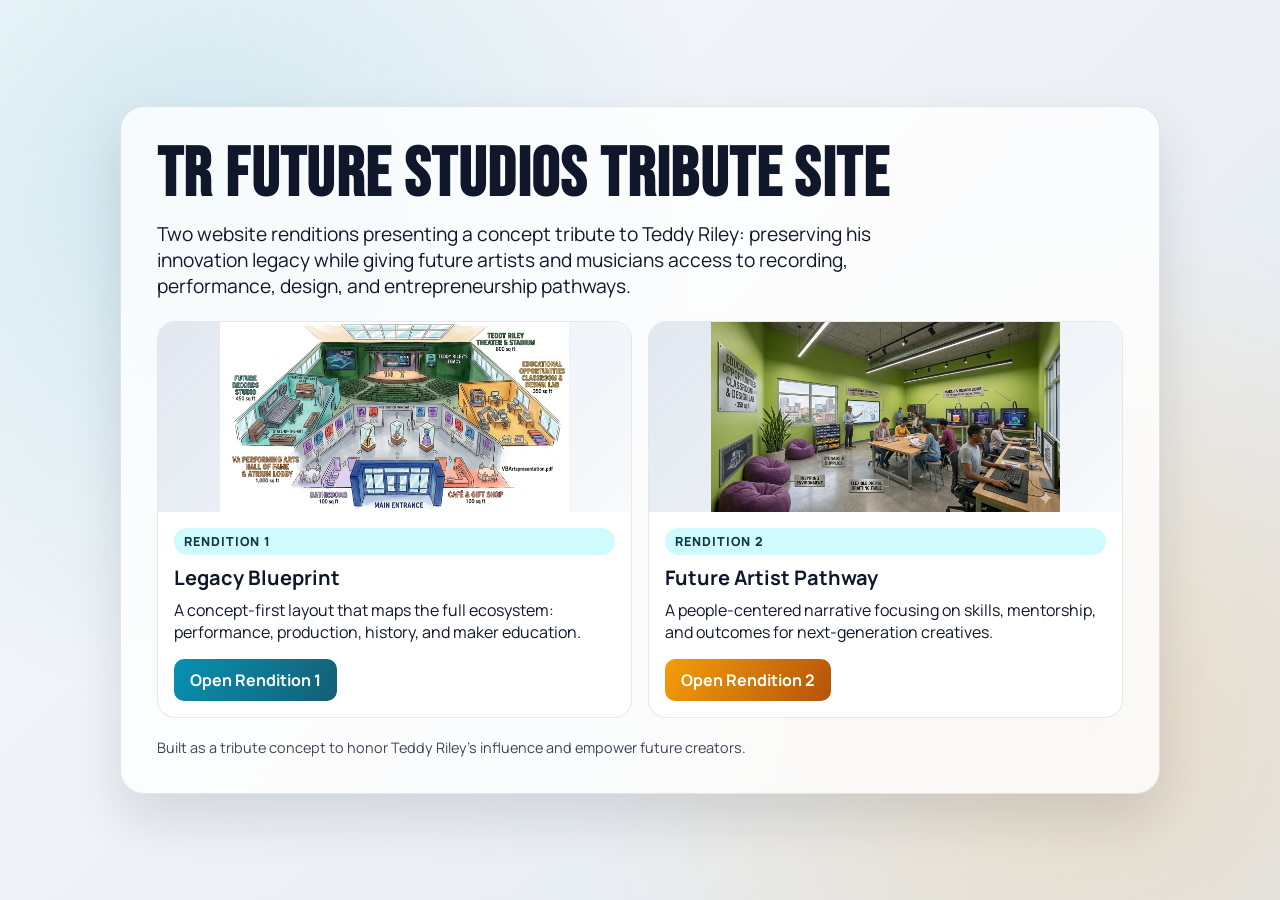
<file: index.html>
<!DOCTYPE html>
<html lang="en">
<head>
  <meta charset="UTF-8" />
  <meta name="viewport" content="width=device-width, initial-scale=1.0" />
  <title>TR Future Studios | Tribute Concepts</title>
  <link rel="preconnect" href="https://fonts.googleapis.com" />
  <link rel="preconnect" href="https://fonts.gstatic.com" crossorigin />
  <link href="https://fonts.googleapis.com/css2?family=Bebas+Neue&family=Manrope:wght@400;600;700;800&display=swap" rel="stylesheet" />
  <style>
    :root {
      --ink: #0f172a;
      --paper: #f8fafc;
      --warm: #f59e0b;
      --cool: #0891b2;
      --card: #ffffff;
    }

    * {
      box-sizing: border-box;
      margin: 0;
      padding: 0;
    }

    body {
      font-family: "Manrope", sans-serif;
      color: var(--ink);
      min-height: 100vh;
      background:
        radial-gradient(circle at 15% 20%, rgba(8, 145, 178, 0.15), transparent 40%),
        radial-gradient(circle at 85% 80%, rgba(245, 158, 11, 0.18), transparent 40%),
        linear-gradient(135deg, #f8fafc, #e2e8f0);
      display: grid;
      place-items: center;
      padding: 1.25rem;
    }

    .wrap {
      width: min(1040px, 100%);
      background: rgba(255, 255, 255, 0.8);
      -webkit-backdrop-filter: blur(10px);
      backdrop-filter: blur(10px);
      border: 1px solid rgba(15, 23, 42, 0.1);
      border-radius: 24px;
      padding: clamp(1.25rem, 3vw, 2.25rem);
      box-shadow: 0 24px 50px rgba(15, 23, 42, 0.12);
    }

    h1 {
      font-family: "Bebas Neue", sans-serif;
      letter-spacing: 1.4px;
      font-size: clamp(2.2rem, 6vw, 4.3rem);
      line-height: 0.95;
      margin-bottom: 0.8rem;
    }

    .lead {
      font-size: clamp(1rem, 2.5vw, 1.2rem);
      max-width: 760px;
      margin-bottom: 1.4rem;
    }

    .grid {
      display: grid;
      gap: 1rem;
      grid-template-columns: repeat(auto-fit, minmax(260px, 1fr));
    }

    .card {
      background: var(--card);
      border-radius: 18px;
      overflow: hidden;
      border: 1px solid rgba(15, 23, 42, 0.1);
      display: flex;
      flex-direction: column;
      transition: transform 200ms ease, box-shadow 200ms ease;
    }

    .card:hover {
      transform: translateY(-4px);
      box-shadow: 0 14px 30px rgba(15, 23, 42, 0.14);
    }

    .card img {
      width: 100%;
      height: 190px;
      object-fit: contain;
      background: linear-gradient(135deg, #e2e8f0, #f8fafc);
    }

    .card-body {
      padding: 1rem;
      display: grid;
      gap: 0.55rem;
    }

    h2 {
      font-size: 1.25rem;
    }

    .tag {
      display: inline-block;
      font-size: 0.78rem;
      text-transform: uppercase;
      letter-spacing: 0.08em;
      font-weight: 800;
      color: #0b3a47;
      background: #cffafe;
      border-radius: 999px;
      padding: 0.3rem 0.6rem;
    }

    .cta {
      justify-self: start;
      margin-top: 0.4rem;
      color: #ffffff;
      text-decoration: none;
      background: linear-gradient(120deg, var(--cool), #155e75);
      border-radius: 10px;
      padding: 0.65rem 1rem;
      font-weight: 700;
    }

    .cta.alt {
      background: linear-gradient(120deg, var(--warm), #b45309);
    }

    footer {
      margin-top: 1.25rem;
      opacity: 0.8;
      font-size: 0.9rem;
    }
  </style>
</head>
<body>
  <main class="wrap">
    <h1>TR Future Studios Tribute Site</h1>
    <p class="lead">
      Two website renditions presenting a concept tribute to Teddy Riley: preserving his innovation legacy while giving future artists and musicians
      access to recording, performance, design, and entrepreneurship pathways.
    </p>

    <section class="grid">
      <article class="card">
        <img src="TR_Future_Studios_2.0.png" alt="Concept sketch showing theater, studio, and education spaces" />
        <div class="card-body">
          <span class="tag">Rendition 1</span>
          <h2>Legacy Blueprint</h2>
          <p>A concept-first layout that maps the full ecosystem: performance, production, history, and maker education.</p>
          <a class="cta" href="rendition-one.html">Open Rendition 1</a>
        </div>
      </article>

      <article class="card">
        <img src="IMG_1504.png" alt="Design lab style learning environment for creative technology" />
        <div class="card-body">
          <span class="tag">Rendition 2</span>
          <h2>Future Artist Pathway</h2>
          <p>A people-centered narrative focusing on skills, mentorship, and outcomes for next-generation creatives.</p>
          <a class="cta alt" href="rendition-two.html">Open Rendition 2</a>
        </div>
      </article>
    </section>

    <footer>Built as a tribute concept to honor Teddy Riley's influence and empower future creators.</footer>
  </main>
</body>
</html>
</file>
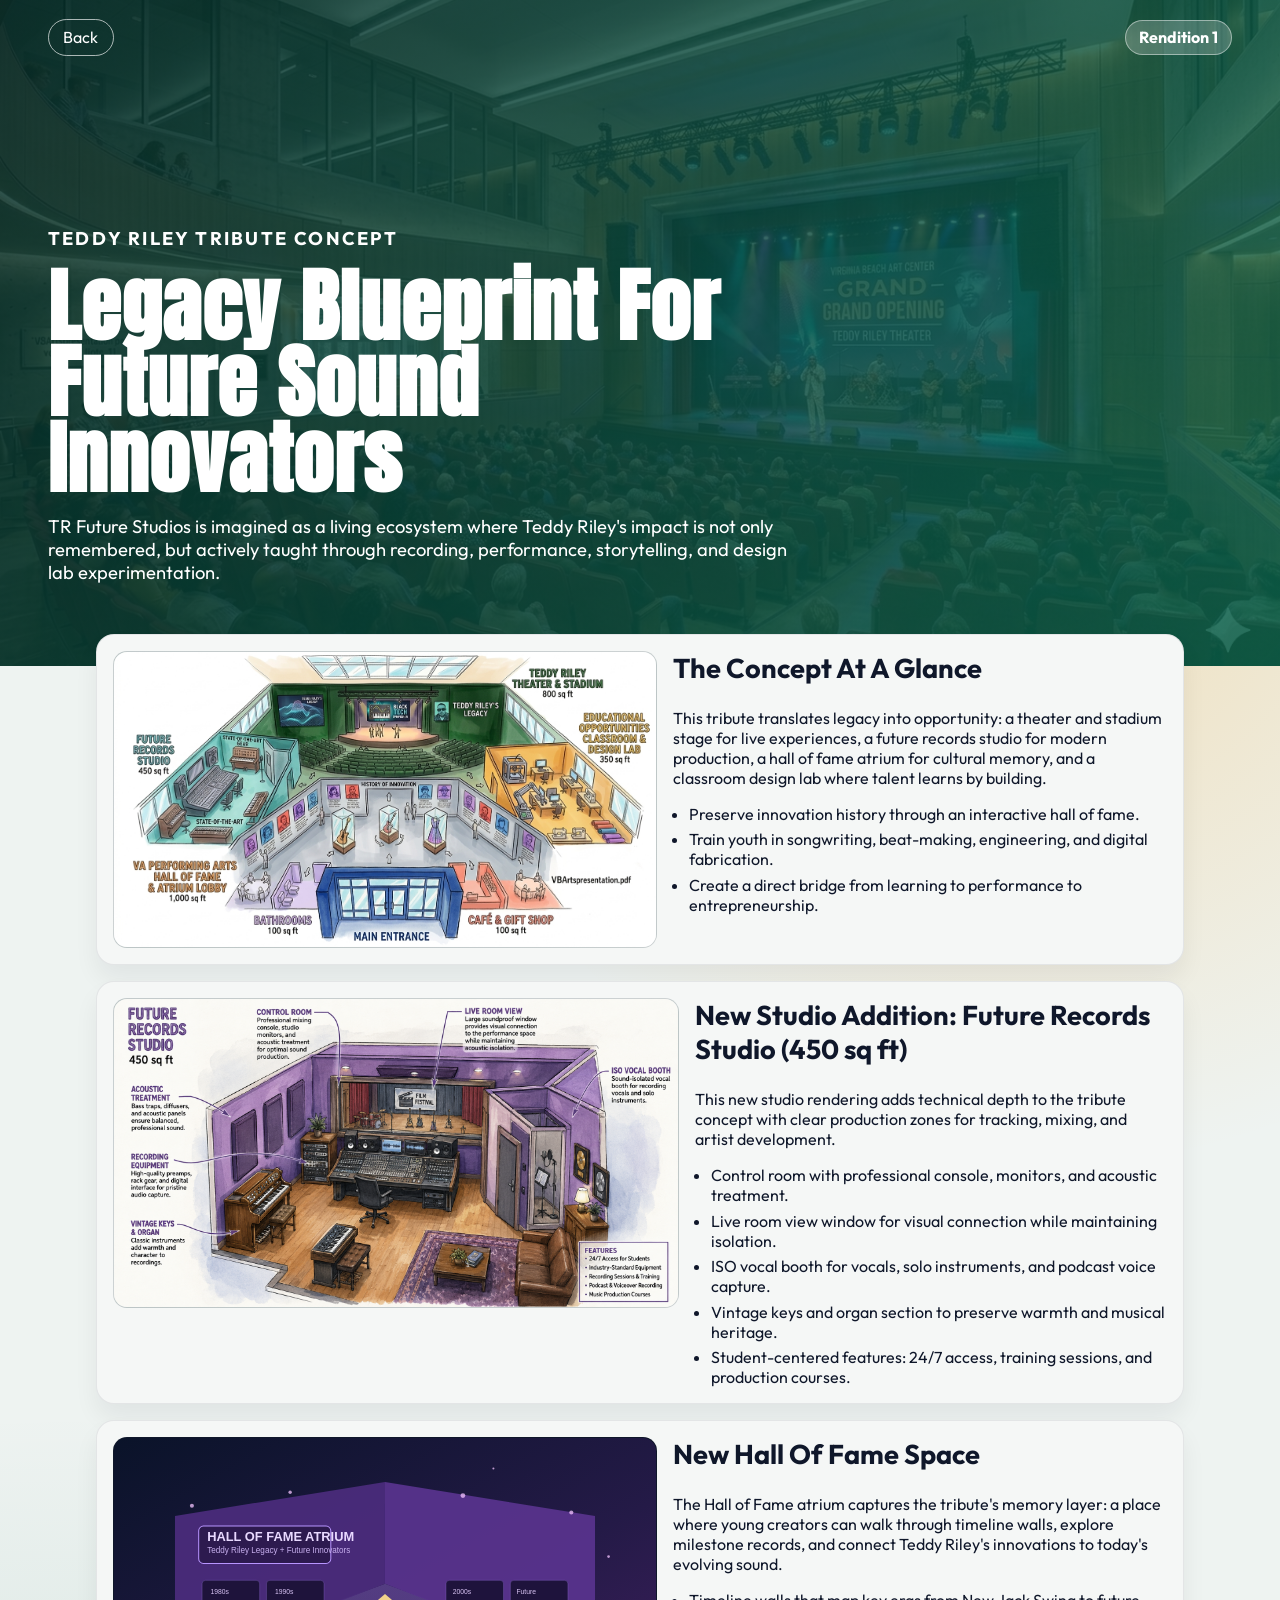
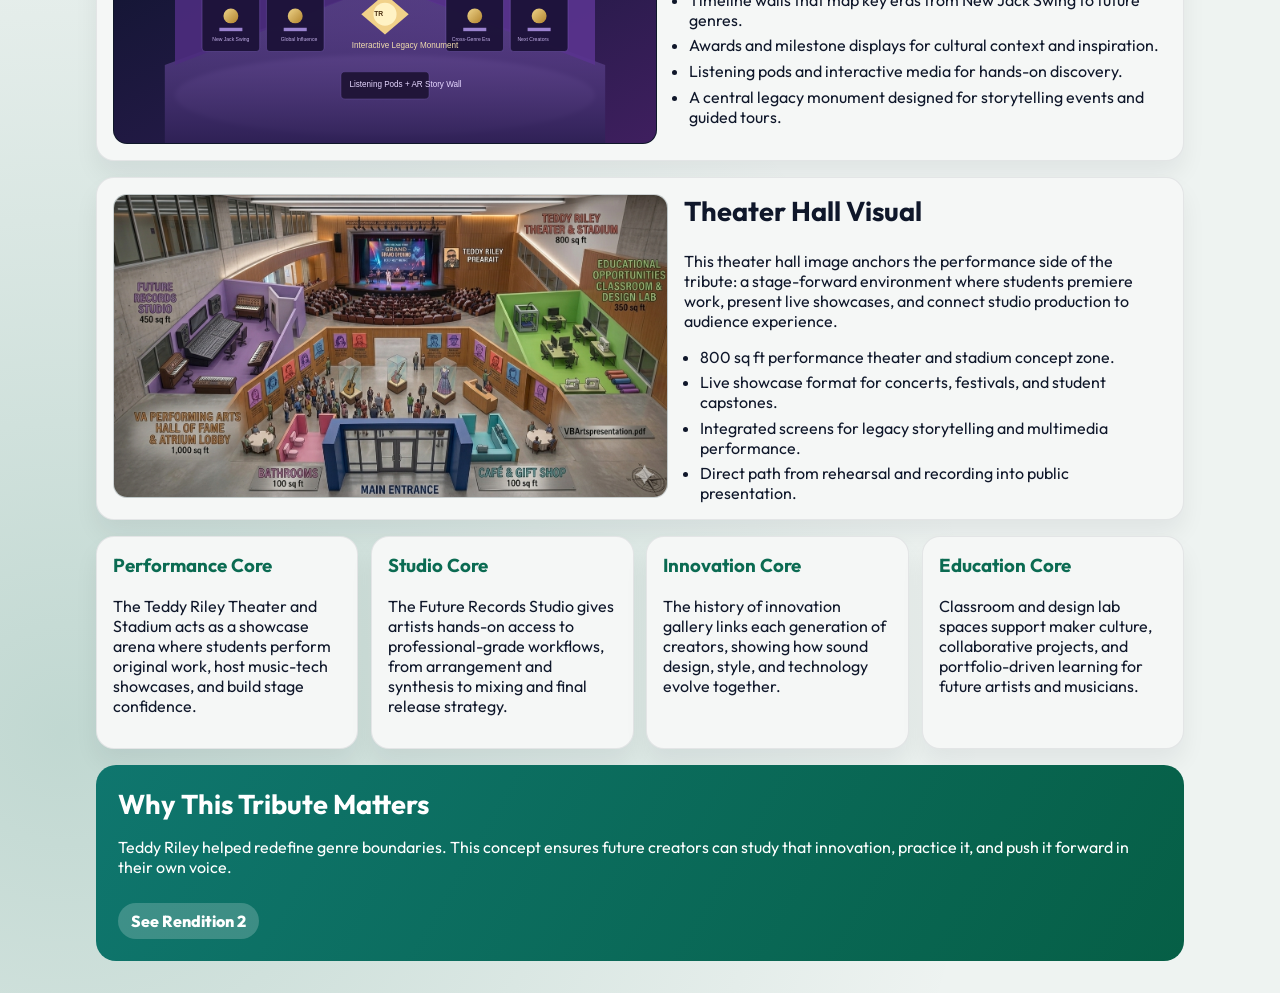
<file: rendition-one.html>
<!DOCTYPE html>
<html lang="en">
<head>
  <meta charset="UTF-8" />
  <meta name="viewport" content="width=device-width, initial-scale=1.0" />
  <title>Rendition 1 | Legacy Blueprint</title>
  <link rel="preconnect" href="https://fonts.googleapis.com" />
  <link rel="preconnect" href="https://fonts.gstatic.com" crossorigin />
  <link href="https://fonts.googleapis.com/css2?family=Anton&family=Outfit:wght@300;400;600;700;800&display=swap" rel="stylesheet" />
  <link rel="stylesheet" href="styles/rendition-one.css" />
</head>
<body>
  <header class="hero">
    <nav>
      <a href="index.html" class="home-link">Back</a>
      <span class="badge">Rendition 1</span>
    </nav>
    <div class="hero-content">
      <p class="kicker">Teddy Riley Tribute Concept</p>
      <h1>Legacy Blueprint For Future Sound Innovators</h1>
      <p>
        TR Future Studios is imagined as a living ecosystem where Teddy Riley's impact is not only remembered, but actively taught through
        recording, performance, storytelling, and design lab experimentation.
      </p>
    </div>
  </header>

  <main>
    <section class="overview panel">
      <img src="TR_Future_Studios_2.0.png" alt="TR Future Studios concept drawing" />
      <div>
        <h2>The Concept At A Glance</h2>
        <p>
          This tribute translates legacy into opportunity: a theater and stadium stage for live experiences, a future records studio for modern
          production, a hall of fame atrium for cultural memory, and a classroom design lab where talent learns by building.
        </p>
        <ul>
          <li>Preserve innovation history through an interactive hall of fame.</li>
          <li>Train youth in songwriting, beat-making, engineering, and digital fabrication.</li>
          <li>Create a direct bridge from learning to performance to entrepreneurship.</li>
        </ul>
      </div>
    </section>

    <section class="studio-spec panel">
      <img src="future-records-studio.png" alt="Detailed Future Records Studio layout with control room, live room view, and vocal booth" />
      <div>
        <h2>New Studio Addition: Future Records Studio (450 sq ft)</h2>
        <p>
          This new studio rendering adds technical depth to the tribute concept with clear production zones for tracking, mixing, and artist
          development.
        </p>
        <ul>
          <li>Control room with professional console, monitors, and acoustic treatment.</li>
          <li>Live room view window for visual connection while maintaining isolation.</li>
          <li>ISO vocal booth for vocals, solo instruments, and podcast voice capture.</li>
          <li>Vintage keys and organ section to preserve warmth and musical heritage.</li>
          <li>Student-centered features: 24/7 access, training sessions, and production courses.</li>
        </ul>
      </div>
    </section>

    <section class="hall-spec panel">
      <img src="assets/hall-of-fame-space.svg" alt="Concept illustration of the Hall of Fame atrium" />
      <div>
        <h2>New Hall Of Fame Space</h2>
        <p>
          The Hall of Fame atrium captures the tribute's memory layer: a place where young creators can walk through timeline walls,
          explore milestone records, and connect Teddy Riley's innovations to today's evolving sound.
        </p>
        <ul>
          <li>Timeline walls that map key eras from New Jack Swing to future genres.</li>
          <li>Awards and milestone displays for cultural context and inspiration.</li>
          <li>Listening pods and interactive media for hands-on discovery.</li>
          <li>A central legacy monument designed for storytelling events and guided tours.</li>
        </ul>
      </div>
    </section>

    <section class="theater-spec panel">
      <img src="Gemini_Generated_Image_c2doxac2doxac2do (1).png" alt="Teddy Riley Theater and Stadium image with audience in the hall" />
      <div>
        <h2>Theater Hall Visual</h2>
        <p>
          This theater hall image anchors the performance side of the tribute: a stage-forward environment where students premiere work,
          present live showcases, and connect studio production to audience experience.
        </p>
        <ul>
          <li>800 sq ft performance theater and stadium concept zone.</li>
          <li>Live showcase format for concerts, festivals, and student capstones.</li>
          <li>Integrated screens for legacy storytelling and multimedia performance.</li>
          <li>Direct path from rehearsal and recording into public presentation.</li>
        </ul>
      </div>
    </section>

    <section class="grid-4">
      <article class="panel">
        <h3>Performance Core</h3>
        <p>
          The Teddy Riley Theater and Stadium acts as a showcase arena where students perform original work, host music-tech showcases, and
          build stage confidence.
        </p>
      </article>
      <article class="panel">
        <h3>Studio Core</h3>
        <p>
          The Future Records Studio gives artists hands-on access to professional-grade workflows, from arrangement and synthesis to mixing and
          final release strategy.
        </p>
      </article>
      <article class="panel">
        <h3>Innovation Core</h3>
        <p>
          The history of innovation gallery links each generation of creators, showing how sound design, style, and technology evolve together.
        </p>
      </article>
      <article class="panel">
        <h3>Education Core</h3>
        <p>
          Classroom and design lab spaces support maker culture, collaborative projects, and portfolio-driven learning for future artists and
          musicians.
        </p>
      </article>
    </section>

    <section class="impact-strip">
      <h2>Why This Tribute Matters</h2>
      <p>
        Teddy Riley helped redefine genre boundaries. This concept ensures future creators can study that innovation, practice it, and push it
        forward in their own voice.
      </p>
      <a href="rendition-two.html">See Rendition 2</a>
    </section>
  </main>
</body>
</html>
</file>
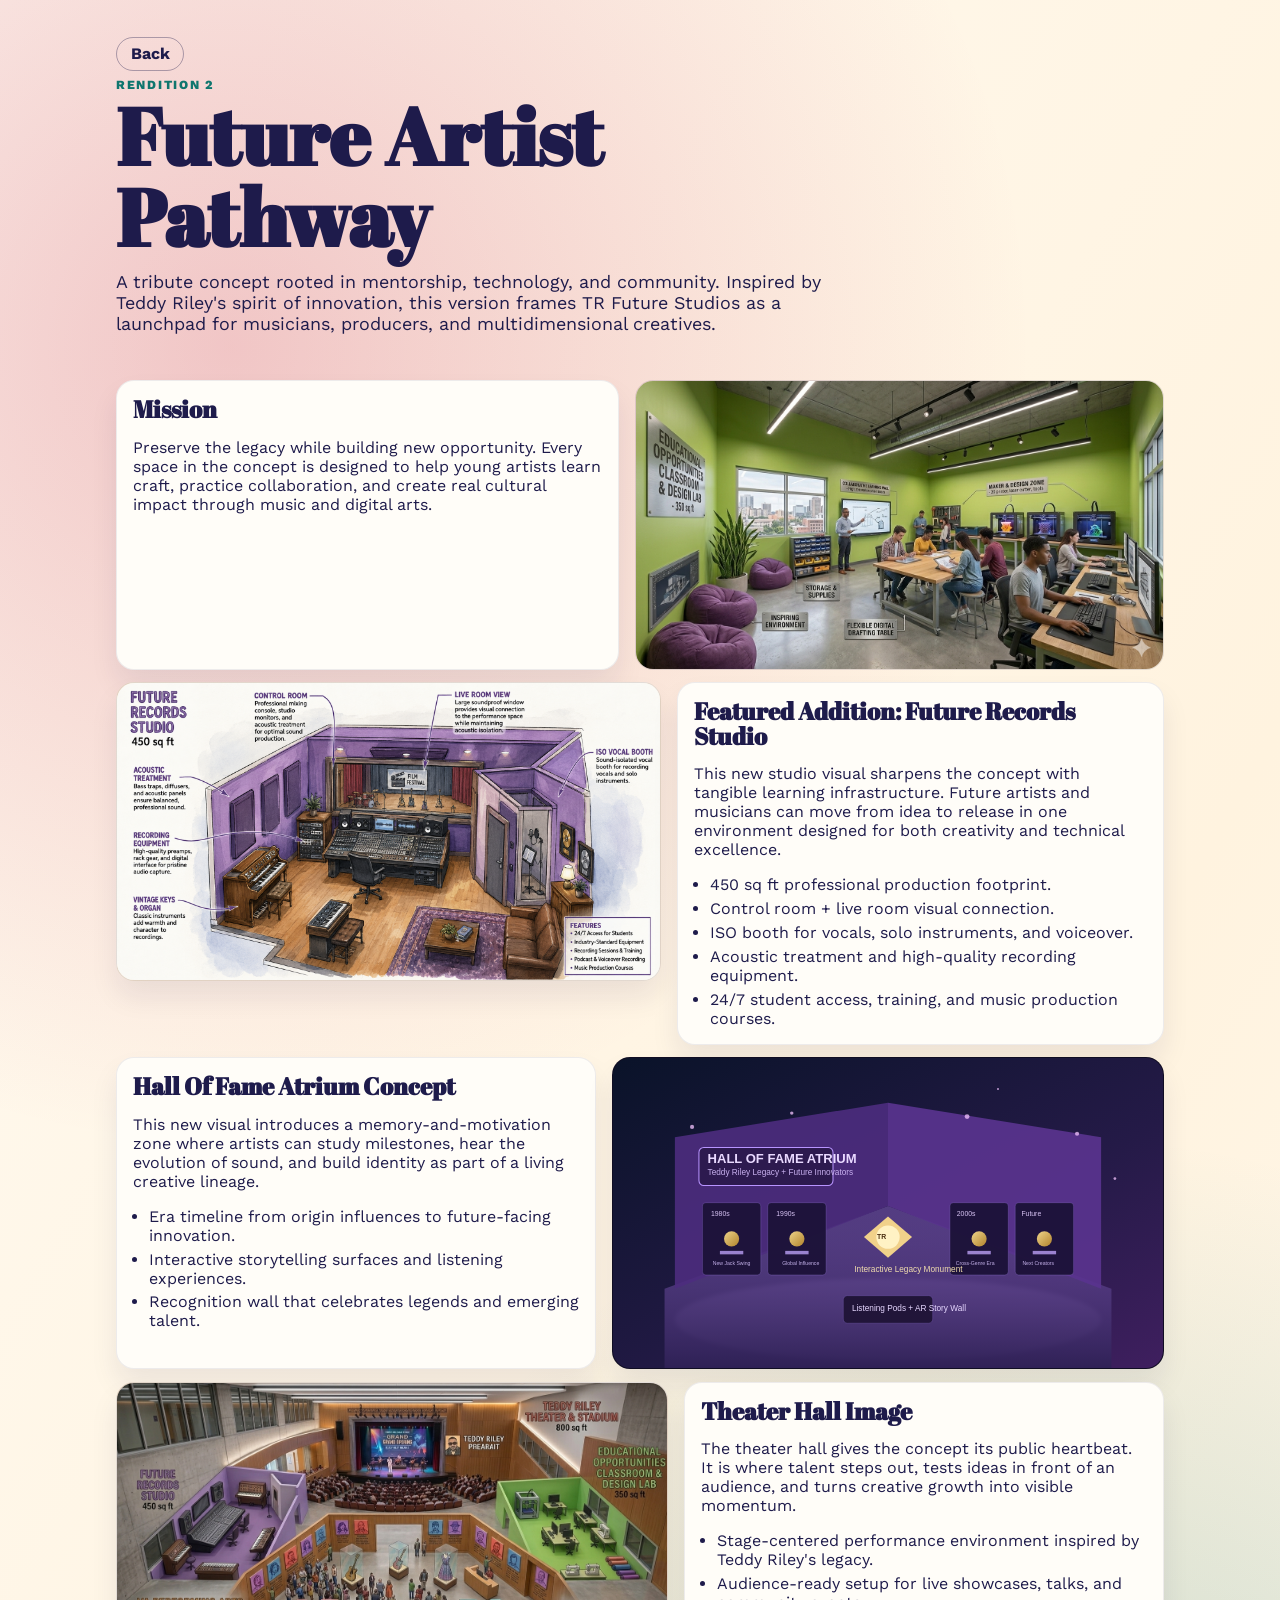
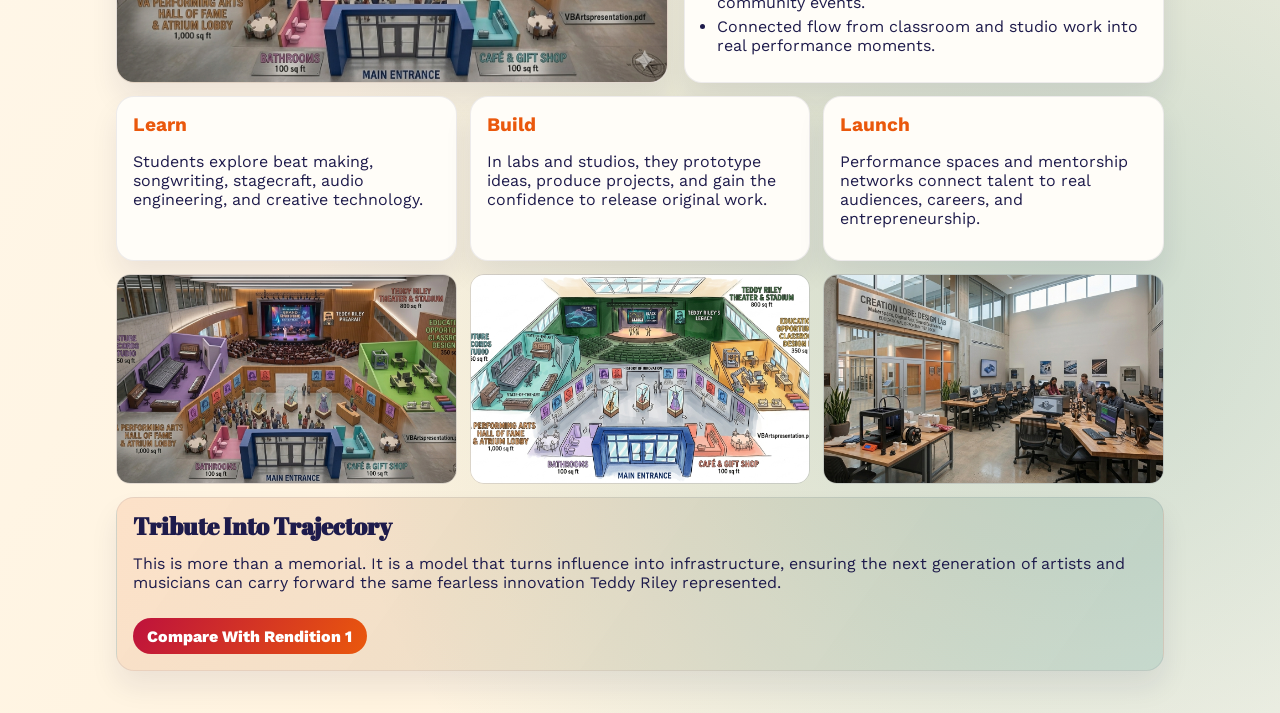
<file: rendition-two.html>
<!DOCTYPE html>
<html lang="en">
<head>
  <meta charset="UTF-8" />
  <meta name="viewport" content="width=device-width, initial-scale=1.0" />
  <title>Rendition 2 | Future Artist Pathway</title>
  <link rel="preconnect" href="https://fonts.googleapis.com" />
  <link rel="preconnect" href="https://fonts.gstatic.com" crossorigin />
  <link href="https://fonts.googleapis.com/css2?family=Abril+Fatface&family=Work+Sans:wght@400;500;700;800&display=swap" rel="stylesheet" />
  <link rel="stylesheet" href="styles/rendition-two.css" />
</head>
<body>
  <div class="grain"></div>

  <header class="hero">
    <a href="index.html" class="home-link">Back</a>
    <p class="eyebrow">Rendition 2</p>
    <h1>Future Artist Pathway</h1>
    <p>
      A tribute concept rooted in mentorship, technology, and community. Inspired by Teddy Riley's spirit of innovation, this version frames TR
      Future Studios as a launchpad for musicians, producers, and multidimensional creatives.
    </p>
  </header>

  <main>
    <section class="split">
      <article class="text-block reveal delay-1">
        <h2>Mission</h2>
        <p>
          Preserve the legacy while building new opportunity. Every space in the concept is designed to help young artists learn craft, practice
          collaboration, and create real cultural impact through music and digital arts.
        </p>
      </article>
      <img class="reveal delay-2" src="IMG_1504.png" alt="Collaborative design classroom environment" />
    </section>

    <section class="studio-focus reveal delay-2">
      <img src="future-records-studio.png" alt="Future Records Studio design showing control room, live room, and vocal booth" />
      <article class="text-block">
        <h2>Featured Addition: Future Records Studio</h2>
        <p>
          This new studio visual sharpens the concept with tangible learning infrastructure. Future artists and musicians can move from idea to
          release in one environment designed for both creativity and technical excellence.
        </p>
        <ul>
          <li>450 sq ft professional production footprint.</li>
          <li>Control room + live room visual connection.</li>
          <li>ISO booth for vocals, solo instruments, and voiceover.</li>
          <li>Acoustic treatment and high-quality recording equipment.</li>
          <li>24/7 student access, training, and music production courses.</li>
        </ul>
      </article>
    </section>

    <section class="hall-focus reveal delay-3">
      <article class="text-block">
        <h2>Hall Of Fame Atrium Concept</h2>
        <p>
          This new visual introduces a memory-and-motivation zone where artists can study milestones, hear the evolution of sound, and build
          identity as part of a living creative lineage.
        </p>
        <ul>
          <li>Era timeline from origin influences to future-facing innovation.</li>
          <li>Interactive storytelling surfaces and listening experiences.</li>
          <li>Recognition wall that celebrates legends and emerging talent.</li>
        </ul>
      </article>
      <img src="assets/hall-of-fame-space.svg" alt="Hall of Fame atrium concept with timeline walls and interactive monument" />
    </section>

    <section class="theater-focus reveal delay-2">
      <img src="Gemini_Generated_Image_c2doxac2doxac2do (1).png" alt="Theater hall image with audience heads facing stage" />
      <article class="text-block">
        <h2>Theater Hall Image</h2>
        <p>
          The theater hall gives the concept its public heartbeat. It is where talent steps out, tests ideas in front of an audience,
          and turns creative growth into visible momentum.
        </p>
        <ul>
          <li>Stage-centered performance environment inspired by Teddy Riley's legacy.</li>
          <li>Audience-ready setup for live showcases, talks, and community events.</li>
          <li>Connected flow from classroom and studio work into real performance moments.</li>
        </ul>
      </article>
    </section>

    <section class="cards">
      <article class="card reveal delay-1">
        <h3>Learn</h3>
        <p>Students explore beat making, songwriting, stagecraft, audio engineering, and creative technology.</p>
      </article>
      <article class="card reveal delay-2">
        <h3>Build</h3>
        <p>In labs and studios, they prototype ideas, produce projects, and gain the confidence to release original work.</p>
      </article>
      <article class="card reveal delay-3">
        <h3>Launch</h3>
        <p>Performance spaces and mentorship networks connect talent to real audiences, careers, and entrepreneurship.</p>
      </article>
    </section>

    <section class="gallery">
      <img class="reveal delay-1" src="IMG_1505.png" alt="Creative lab with students working at computer stations" />
      <img class="reveal delay-2" src="IMG_1507.png" alt="Music or creative studio environment for collaboration" />
      <img class="reveal delay-3" src="Gemini_Generated_Image_ef7w3zef7w3zef7w.png" alt="AI generated vision for educational maker environment" />
    </section>

    <section class="closing reveal delay-2">
      <h2>Tribute Into Trajectory</h2>
      <p>
        This is more than a memorial. It is a model that turns influence into infrastructure, ensuring the next generation of artists and
        musicians can carry forward the same fearless innovation Teddy Riley represented.
      </p>
      <a href="rendition-one.html">Compare With Rendition 1</a>
    </section>
  </main>
</body>
</html>
</file>
<file: styles/rendition-one.css>
:root {
  --deep: #052e2a;
  --forest: #0b6b52;
  --mint: #d1fae5;
  --sun: #f59e0b;
  --paper: #f5f7f6;
  --ink: #0f172a;
}

* {
  box-sizing: border-box;
}

body {
  margin: 0;
  font-family: "Outfit", sans-serif;
  color: var(--ink);
  background:
    radial-gradient(circle at 82% 20%, rgba(245, 158, 11, 0.24), transparent 28%),
    radial-gradient(circle at 5% 90%, rgba(11, 107, 82, 0.2), transparent 35%),
    #eef3f1;
}

.hero {
  min-height: 74vh;
  padding: 1.2rem clamp(1rem, 4vw, 3rem) clamp(2rem, 5vw, 4rem);
  background-image:
    linear-gradient(120deg, rgba(5, 46, 42, 0.84), rgba(11, 107, 82, 0.78)),
    url("../Gemini_Generated_Image_nh3247nh3247nh32.png");
  background-size: cover;
  background-position: center;
  color: #ffffff;
  display: grid;
  align-content: space-between;
}

nav {
  display: flex;
  align-items: center;
  justify-content: space-between;
}

.home-link {
  color: #ffffff;
  text-decoration: none;
  border: 1px solid rgba(255, 255, 255, 0.65);
  border-radius: 999px;
  padding: 0.45rem 0.9rem;
}

.badge {
  background: rgba(255, 255, 255, 0.22);
  border: 1px solid rgba(255, 255, 255, 0.45);
  border-radius: 999px;
  padding: 0.4rem 0.8rem;
  font-weight: 700;
}

.hero-content {
  width: min(760px, 100%);
  animation: rise 700ms ease-out both;
}

.kicker {
  text-transform: uppercase;
  letter-spacing: 0.12em;
  font-weight: 700;
  font-size: 0.82rem;
}

h1 {
  font-family: "Anton", sans-serif;
  letter-spacing: 1px;
  font-size: clamp(2.1rem, 7.6vw, 5rem);
  line-height: 0.95;
  margin: 0.35rem 0 0.8rem;
}

.hero-content p {
  max-width: 62ch;
  font-size: clamp(1rem, 2.5vw, 1.15rem);
}

main {
  width: min(1120px, 100%);
  margin: -2rem auto 0;
  padding: 0 1rem 2rem;
  display: grid;
  gap: 1rem;
}

.panel {
  background: var(--paper);
  border: 1px solid rgba(15, 23, 42, 0.08);
  border-radius: 18px;
  padding: 1rem;
  box-shadow: 0 14px 24px rgba(15, 23, 42, 0.06);
}

.overview {
  display: grid;
  grid-template-columns: 1.1fr 1fr;
  gap: 1rem;
}

.overview img {
  width: 100%;
  max-height: 560px;
  border-radius: 14px;
  border: 1px solid rgba(15, 23, 42, 0.15);
  object-fit: contain;
  background: linear-gradient(135deg, #dbe4e1, #eef3f1);
}

.studio-spec {
  display: grid;
  grid-template-columns: 1.2fr 1fr;
  gap: 1rem;
  align-items: start;
}

.studio-spec img {
  width: 100%;
  max-height: 560px;
  border-radius: 14px;
  border: 1px solid rgba(15, 23, 42, 0.15);
  object-fit: contain;
  background: linear-gradient(135deg, #dbe4e1, #eef3f1);
}

.hall-spec {
  display: grid;
  grid-template-columns: 1.1fr 1fr;
  gap: 1rem;
  align-items: start;
}

.hall-spec img {
  width: 100%;
  max-height: 560px;
  border-radius: 14px;
  border: 1px solid rgba(15, 23, 42, 0.15);
  object-fit: contain;
  background: #0f172a;
}

.theater-spec {
  display: grid;
  grid-template-columns: 1.15fr 1fr;
  gap: 1rem;
  align-items: start;
}

.theater-spec img {
  width: 100%;
  max-height: 560px;
  border-radius: 14px;
  border: 1px solid rgba(15, 23, 42, 0.15);
  object-fit: contain;
  background: linear-gradient(135deg, #dbe4e1, #eef3f1);
}

h2 {
  margin-top: 0;
  font-size: 1.7rem;
}

ul {
  margin: 0.7rem 0 0;
  padding-left: 1rem;
}

li + li {
  margin-top: 0.35rem;
}

.grid-4 {
  display: grid;
  grid-template-columns: repeat(4, minmax(0, 1fr));
  gap: 0.8rem;
}

.grid-4 h3 {
  margin-top: 0;
  color: var(--forest);
}

.impact-strip {
  background: linear-gradient(120deg, #0f766e, #065f46);
  color: #ffffff;
  border-radius: 20px;
  padding: 1.4rem;
}

.impact-strip h2 {
  margin-bottom: 0.35rem;
}

.impact-strip a {
  color: #ffffff;
  text-decoration: none;
  display: inline-block;
  margin-top: 0.6rem;
  font-weight: 800;
  background: rgba(255, 255, 255, 0.2);
  padding: 0.5rem 0.8rem;
  border-radius: 999px;
}

@keyframes rise {
  from {
    opacity: 0;
    transform: translateY(16px);
  }
  to {
    opacity: 1;
    transform: translateY(0);
  }
}

@media (max-width: 900px) {
  .overview {
    grid-template-columns: 1fr;
  }

  .studio-spec {
    grid-template-columns: 1fr;
  }

  .hall-spec {
    grid-template-columns: 1fr;
  }

  .theater-spec {
    grid-template-columns: 1fr;
  }

  .grid-4 {
    grid-template-columns: repeat(2, minmax(0, 1fr));
  }
}

@media (max-width: 560px) {
  .grid-4 {
    grid-template-columns: 1fr;
  }

  .hero {
    min-height: 60vh;
  }
}
</file>
<file: styles/rendition-two.css>
:root {
  --cream: #fff8ec;
  --ink: #1e1b4b;
  --orange: #ea580c;
  --teal: #0f766e;
  --rose: #be123c;
  --card: #fffdf8;
}

* {
  box-sizing: border-box;
}

body {
  margin: 0;
  font-family: "Work Sans", sans-serif;
  background:
    radial-gradient(circle at 18% 15%, rgba(190, 18, 60, 0.22), transparent 36%),
    radial-gradient(circle at 84% 82%, rgba(15, 118, 110, 0.22), transparent 35%),
    linear-gradient(120deg, #fffaf1, #fff3df 65%, #fff8ec);
  color: var(--ink);
  overflow-x: hidden;
}

.grain {
  position: fixed;
  inset: 0;
  pointer-events: none;
  opacity: 0.07;
  background-image: radial-gradient(#000000 0.45px, transparent 0.45px);
  background-size: 4px 4px;
}

.hero,
main {
  width: min(1080px, 100%);
  margin: 0 auto;
  padding: 1rem;
}

.hero {
  padding-top: clamp(1.2rem, 5vw, 2.8rem);
  padding-bottom: 0.8rem;
  animation: fade-up 700ms ease both;
}

.home-link {
  text-decoration: none;
  color: var(--ink);
  font-weight: 700;
  border: 1px solid rgba(30, 27, 75, 0.35);
  border-radius: 999px;
  padding: 0.4rem 0.85rem;
}

.eyebrow {
  margin: 0.8rem 0 0.2rem;
  text-transform: uppercase;
  letter-spacing: 0.14em;
  color: var(--teal);
  font-weight: 800;
  font-size: 0.78rem;
}

h1,
h2 {
  font-family: "Abril Fatface", serif;
  margin: 0;
  line-height: 1.02;
}

h1 {
  font-size: clamp(2.2rem, 8.3vw, 5rem);
  max-width: 12ch;
}

.hero > p:last-child {
  margin-top: 0.8rem;
  font-size: clamp(1rem, 2.3vw, 1.12rem);
  max-width: 65ch;
}

.split {
  display: grid;
  grid-template-columns: 1fr 1.05fr;
  gap: 1rem;
  align-items: stretch;
}

.text-block,
.card,
.closing {
  background: var(--card);
  border-radius: 18px;
  padding: 1rem;
  border: 1px solid rgba(30, 27, 75, 0.08);
  box-shadow: 0 16px 28px rgba(30, 27, 75, 0.08);
}

.text-block h2,
.closing h2 {
  margin-bottom: 0.5rem;
}

.split img {
  width: 100%;
  height: 100%;
  min-height: 280px;
  object-fit: cover;
  border-radius: 18px;
  border: 1px solid rgba(30, 27, 75, 0.12);
}

.studio-focus {
  display: grid;
  grid-template-columns: 1.12fr 1fr;
  gap: 1rem;
  margin-top: 0.8rem;
}

.studio-focus img {
  width: 100%;
  height: auto;
  max-height: 560px;
  object-fit: contain;
  border-radius: 18px;
  border: 1px solid rgba(30, 27, 75, 0.12);
  box-shadow: 0 16px 28px rgba(30, 27, 75, 0.08);
  background: linear-gradient(135deg, #fdead1, #fff8ec);
}

.studio-focus ul {
  margin: 0.6rem 0 0;
  padding-left: 1rem;
}

.studio-focus li + li {
  margin-top: 0.3rem;
}

.hall-focus {
  display: grid;
  grid-template-columns: 1fr 1.15fr;
  gap: 1rem;
  margin-top: 0.8rem;
}

.hall-focus img {
  width: 100%;
  height: auto;
  max-height: 560px;
  object-fit: contain;
  border-radius: 18px;
  border: 1px solid rgba(30, 27, 75, 0.12);
  box-shadow: 0 16px 28px rgba(30, 27, 75, 0.08);
  background: #0f0b1e;
}

.hall-focus ul {
  margin: 0.6rem 0 0;
  padding-left: 1rem;
}

.hall-focus li + li {
  margin-top: 0.3rem;
}

.theater-focus {
  display: grid;
  grid-template-columns: 1.15fr 1fr;
  gap: 1rem;
  margin-top: 0.8rem;
}

.theater-focus img {
  width: 100%;
  height: auto;
  max-height: 560px;
  object-fit: contain;
  border-radius: 18px;
  border: 1px solid rgba(30, 27, 75, 0.12);
  box-shadow: 0 16px 28px rgba(30, 27, 75, 0.08);
  background: linear-gradient(135deg, #fdead1, #fff8ec);
}

.theater-focus ul {
  margin: 0.6rem 0 0;
  padding-left: 1rem;
}

.theater-focus li + li {
  margin-top: 0.3rem;
}

.cards {
  display: grid;
  grid-template-columns: repeat(3, minmax(0, 1fr));
  gap: 0.8rem;
  margin-top: 0.8rem;
}

.card h3 {
  margin: 0;
  font-size: 1.2rem;
  color: var(--orange);
}

.gallery {
  margin-top: 0.8rem;
  display: grid;
  grid-template-columns: repeat(3, minmax(0, 1fr));
  gap: 0.8rem;
}

.gallery img {
  width: 100%;
  height: 210px;
  object-fit: cover;
  border-radius: 14px;
  border: 1px solid rgba(30, 27, 75, 0.12);
}

.closing {
  margin: 0.8rem 0 1.6rem;
  background: linear-gradient(125deg, rgba(234, 88, 12, 0.12), rgba(15, 118, 110, 0.14));
}

.closing a {
  text-decoration: none;
  color: #ffffff;
  display: inline-block;
  margin-top: 0.6rem;
  background: linear-gradient(120deg, var(--rose), var(--orange));
  border-radius: 999px;
  padding: 0.55rem 0.9rem;
  font-weight: 800;
}

.reveal {
  opacity: 0;
  transform: translateY(15px);
  animation: fade-up 700ms ease forwards;
}

.delay-1 {
  animation-delay: 100ms;
}

.delay-2 {
  animation-delay: 220ms;
}

.delay-3 {
  animation-delay: 340ms;
}

@keyframes fade-up {
  to {
    opacity: 1;
    transform: translateY(0);
  }
}

@media (max-width: 900px) {
  .split {
    grid-template-columns: 1fr;
  }

  .studio-focus {
    grid-template-columns: 1fr;
  }

  .hall-focus {
    grid-template-columns: 1fr;
  }

  .theater-focus {
    grid-template-columns: 1fr;
  }

  .cards,
  .gallery {
    grid-template-columns: 1fr 1fr;
  }
}

@media (max-width: 580px) {
  .cards,
  .gallery {
    grid-template-columns: 1fr;
  }

  .gallery img {
    height: 230px;
  }
}
</file>
